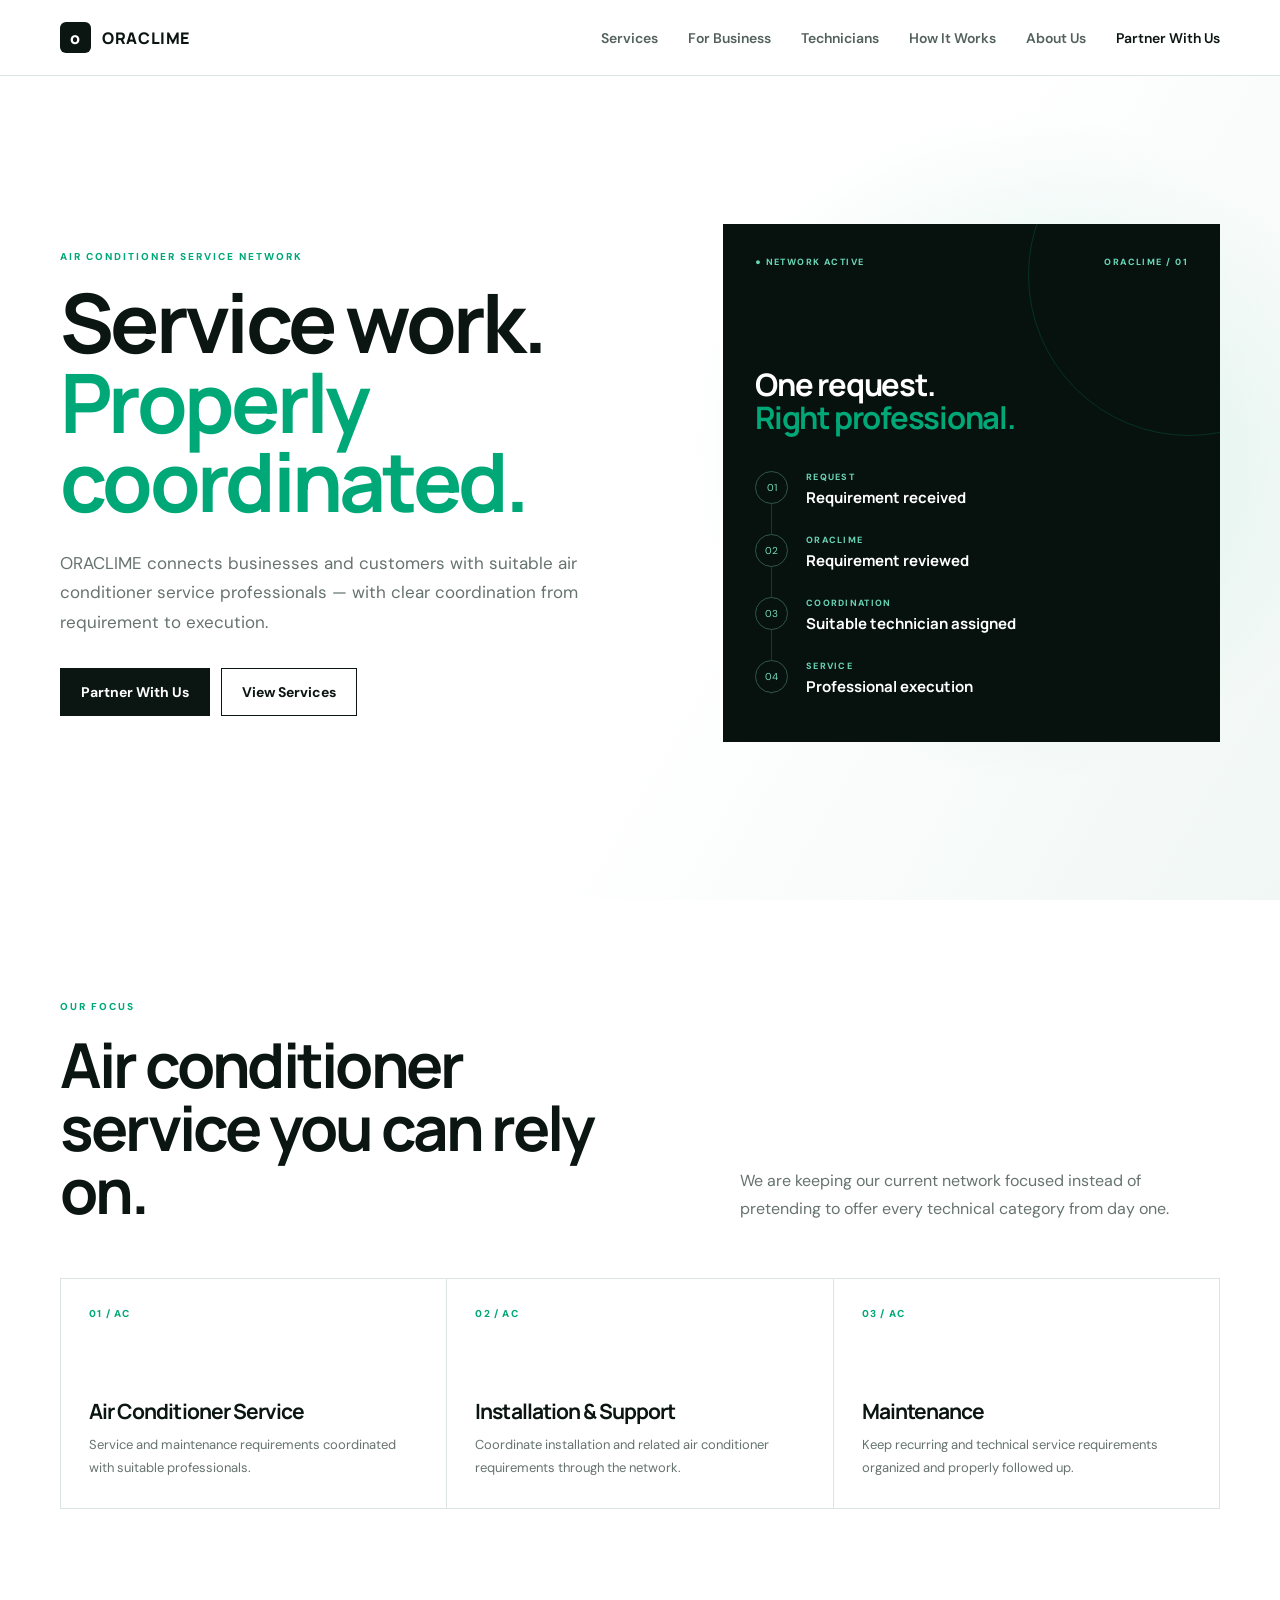
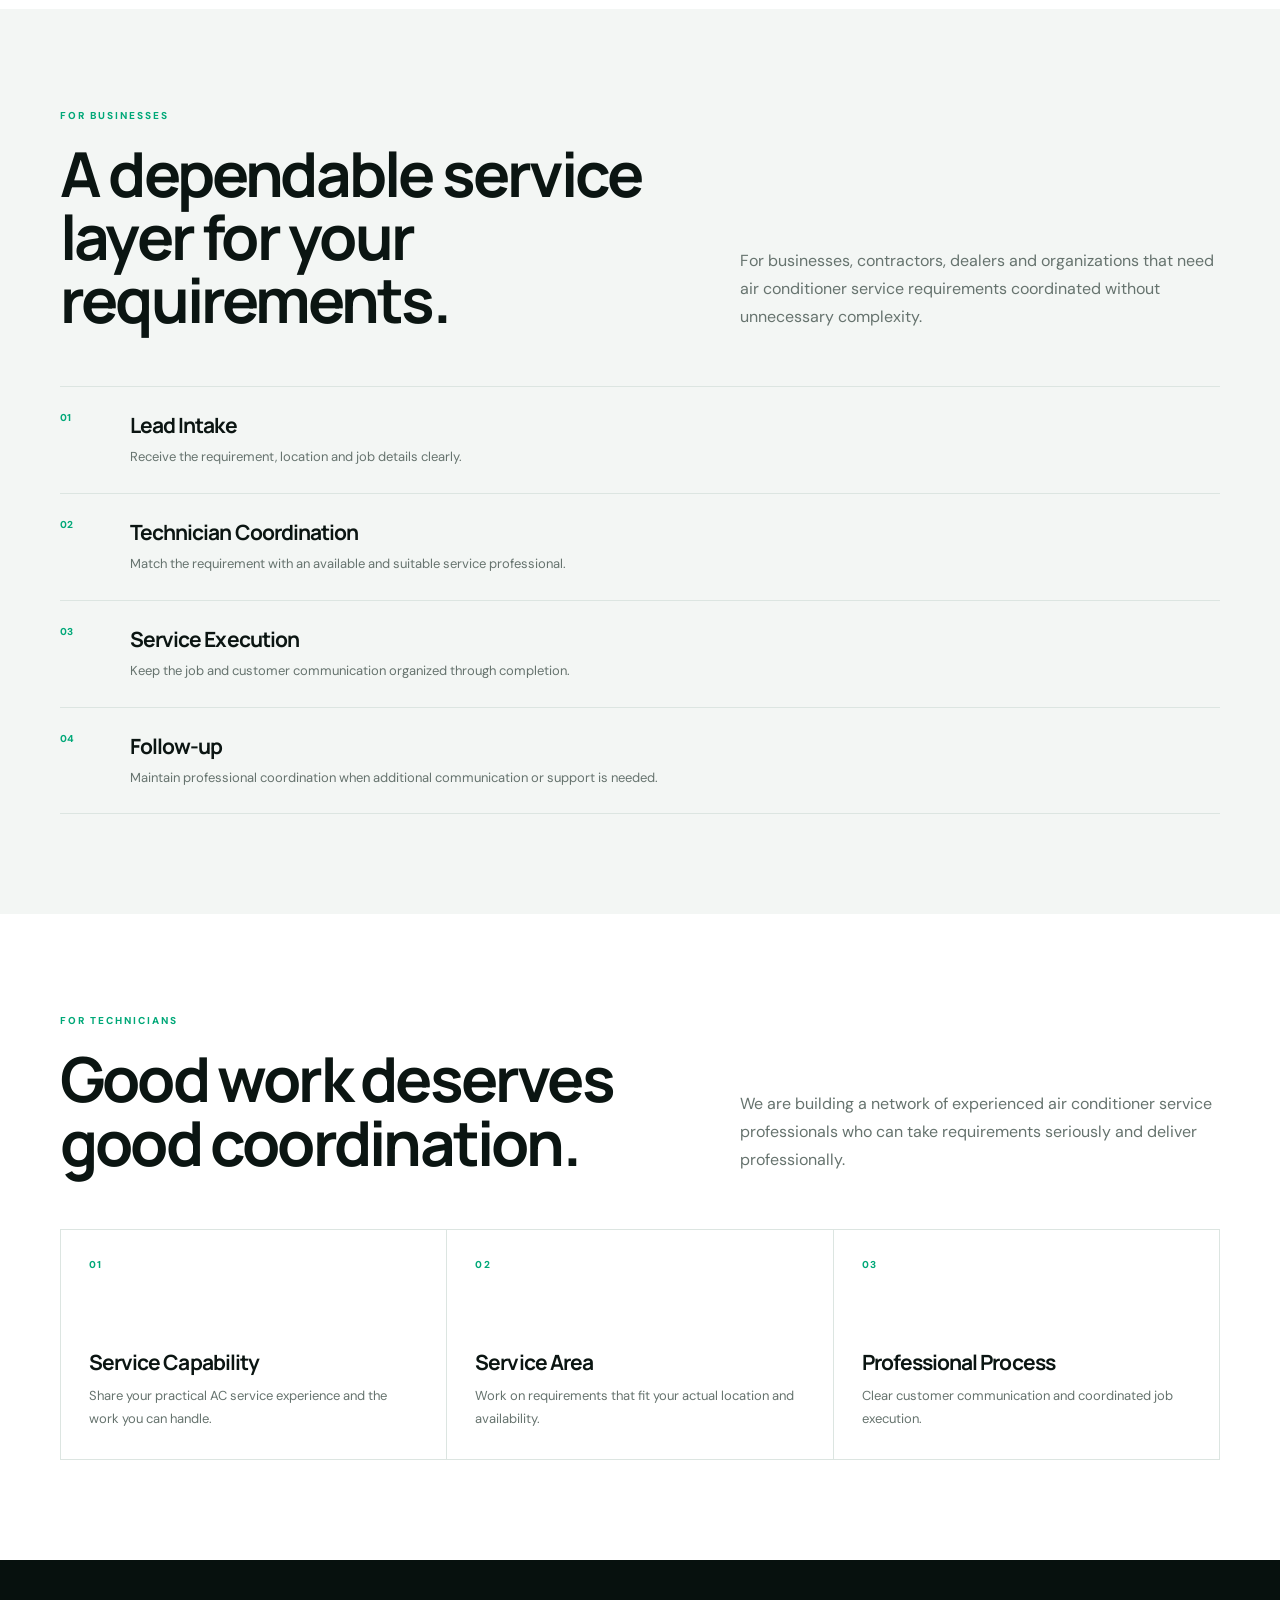
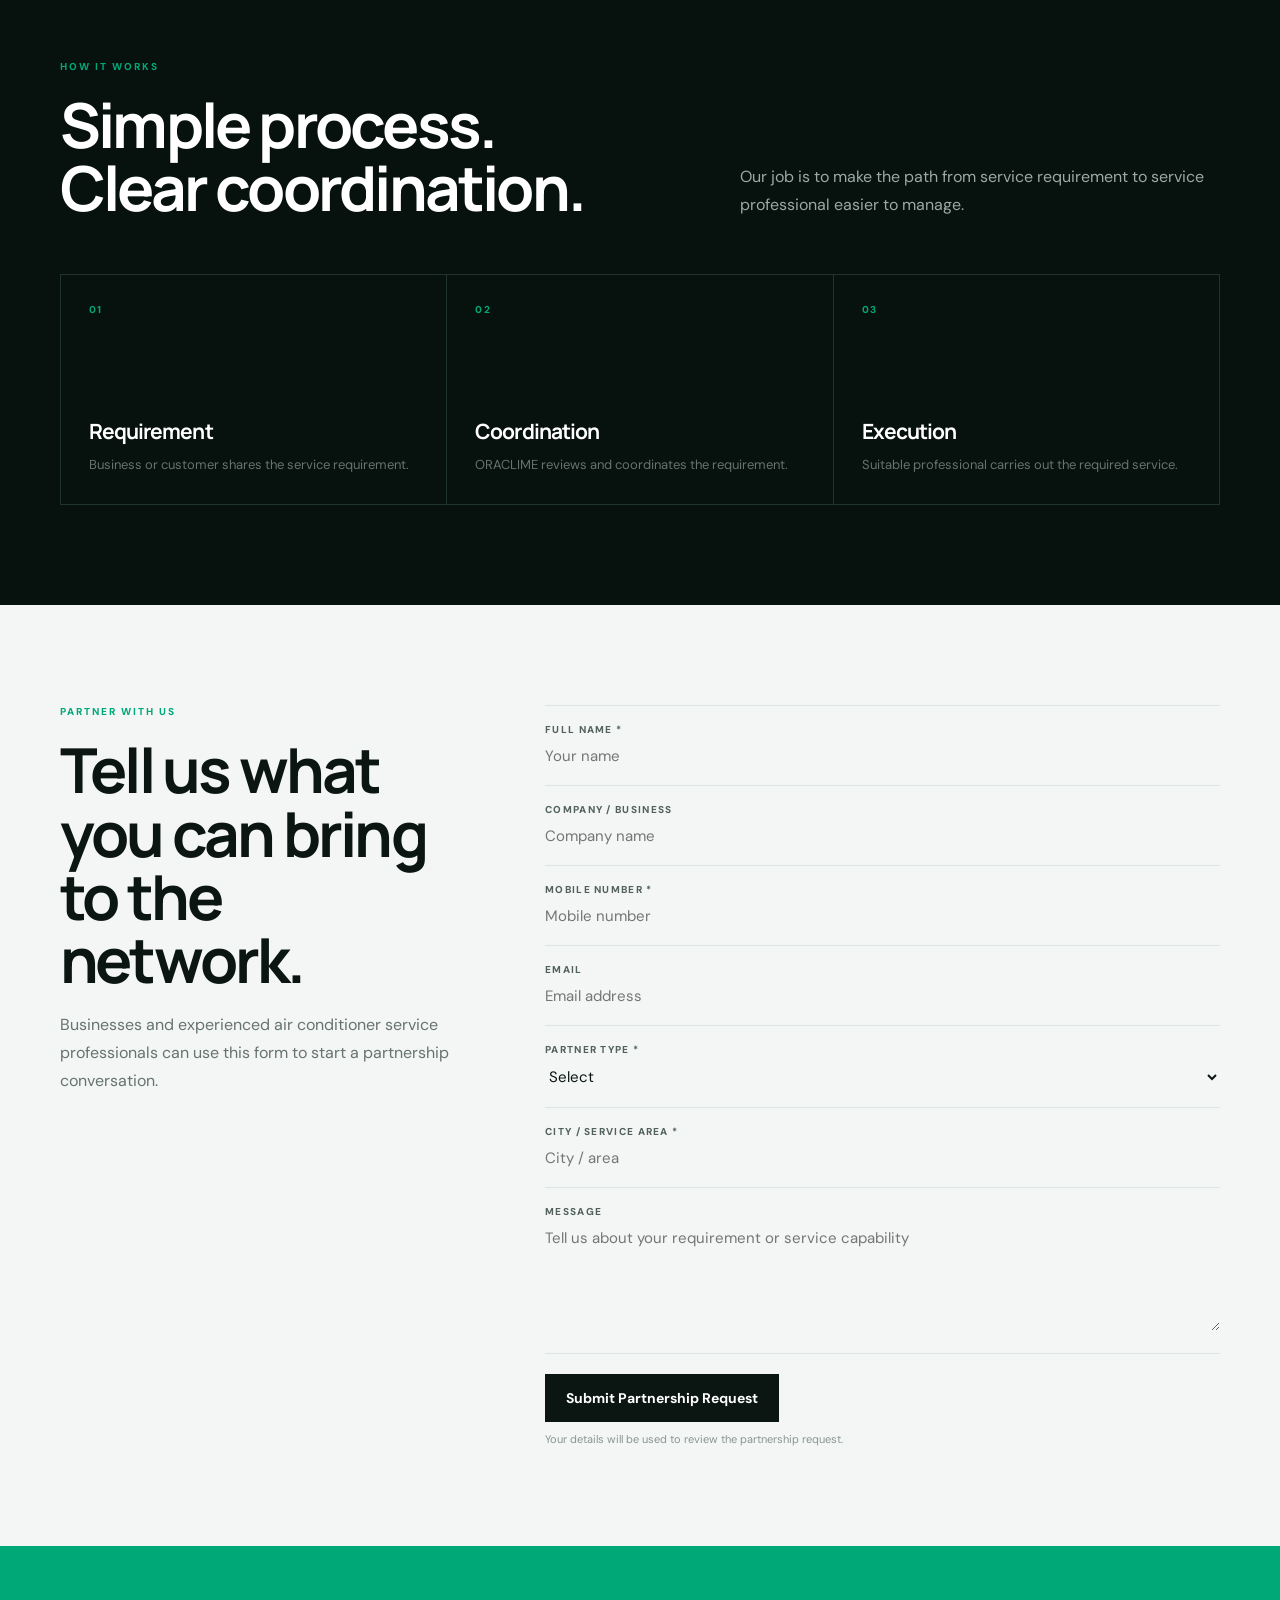
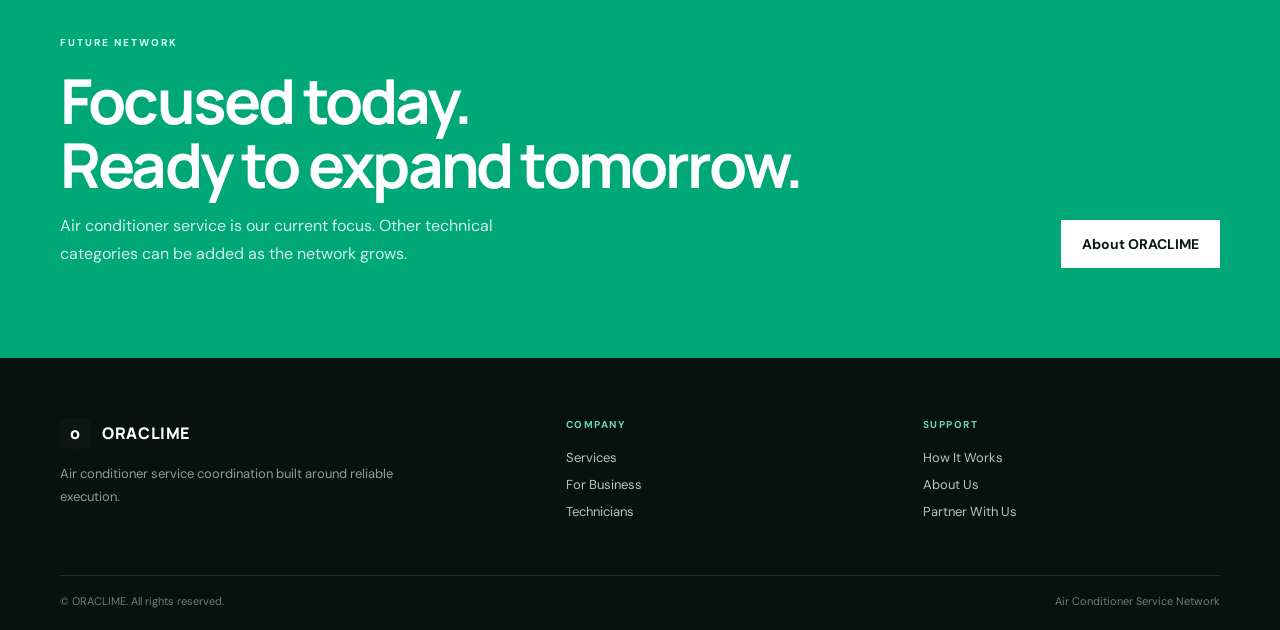
<file: index.html>
<!doctype html>
<html lang="en">
<head>
<meta charset="utf-8"><meta name="viewport" content="width=device-width,initial-scale=1">
<title>ORACLIME | Air Conditioner Service Network</title>
<meta name="description" content="ORACLIME coordinates air conditioner service requirements with suitable service professionals.">
<link rel="icon" type="image/svg+xml" href="favicon.svg"><link rel="stylesheet" href="style.css">
</head>
<body>
<header class="header"><nav class="nav container">
<a class="logo" href="index.html"><span class="logo-mark">o</span>ORACLIME</a>
<button class="menu" onclick="toggleMenu()">☰</button>
<div class="links" id="links"><a href="#services">Services</a><a href="#business">For Business</a><a href="#technicians">Technicians</a><a href="#how">How It Works</a><a href="about.html">About Us</a><a class="active" href="#partner">Partner With Us</a></div>
</nav></header>

<main>
<section class="hero"><div class="container hero-grid">
<div><div class="eyebrow">Air Conditioner Service Network</div><h1>Service work.<br><span class="accent">Properly coordinated.</span></h1>
<p>ORACLIME connects businesses and customers with suitable air conditioner service professionals — with clear coordination from requirement to execution.</p>
<div class="actions"><a class="btn primary" href="#partner">Partner With Us</a><a class="btn" href="#services">View Services</a></div></div>
<div class="panel"><div class="panel-top"><span>● NETWORK ACTIVE</span><span>ORACLIME / 01</span></div>
<div class="panel-title">One request.<br><span class="accent">Right professional.</span></div>
<div class="flow">
<div class="row"><span class="num">01</span><div><div class="label">REQUEST</div><div class="text">Requirement received</div></div></div>
<div class="row"><span class="num">02</span><div><div class="label">ORACLIME</div><div class="text">Requirement reviewed</div></div></div>
<div class="row"><span class="num">03</span><div><div class="label">COORDINATION</div><div class="text">Suitable technician assigned</div></div></div>
<div class="row"><span class="num">04</span><div><div class="label">SERVICE</div><div class="text">Professional execution</div></div></div>
</div></div>
</div></section>

<section class="section" id="services"><div class="container">
<div class="head"><div><div class="eyebrow">Our Focus</div><h2>Air conditioner service you can rely on.</h2></div><p>We are keeping our current network focused instead of pretending to offer every technical category from day one.</p></div>
<div class="grid3">
<div class="card"><span class="no">01 / AC</span><div><h3>Air Conditioner Service</h3><p>Service and maintenance requirements coordinated with suitable professionals.</p></div></div>
<div class="card"><span class="no">02 / AC</span><div><h3>Installation & Support</h3><p>Coordinate installation and related air conditioner requirements through the network.</p></div></div>
<div class="card"><span class="no">03 / AC</span><div><h3>Maintenance</h3><p>Keep recurring and technical service requirements organized and properly followed up.</p></div></div>
</div></div></section>

<section class="section soft" id="business"><div class="container">
<div class="head"><div><div class="eyebrow">For Businesses</div><h2>A dependable service layer for your requirements.</h2></div><p>For businesses, contractors, dealers and organizations that need air conditioner service requirements coordinated without unnecessary complexity.</p></div>
<div class="list">
<div class="item"><span class="no">01</span><div><h3>Lead Intake</h3><p>Receive the requirement, location and job details clearly.</p></div></div>
<div class="item"><span class="no">02</span><div><h3>Technician Coordination</h3><p>Match the requirement with an available and suitable service professional.</p></div></div>
<div class="item"><span class="no">03</span><div><h3>Service Execution</h3><p>Keep the job and customer communication organized through completion.</p></div></div>
<div class="item"><span class="no">04</span><div><h3>Follow-up</h3><p>Maintain professional coordination when additional communication or support is needed.</p></div></div>
</div></div></section>

<section class="section" id="technicians"><div class="container">
<div class="head"><div><div class="eyebrow">For Technicians</div><h2>Good work deserves good coordination.</h2></div><p>We are building a network of experienced air conditioner service professionals who can take requirements seriously and deliver professionally.</p></div>
<div class="grid3">
<div class="card"><span class="no">01</span><div><h3>Service Capability</h3><p>Share your practical AC service experience and the work you can handle.</p></div></div>
<div class="card"><span class="no">02</span><div><h3>Service Area</h3><p>Work on requirements that fit your actual location and availability.</p></div></div>
<div class="card"><span class="no">03</span><div><h3>Professional Process</h3><p>Clear customer communication and coordinated job execution.</p></div></div>
</div></div></section>

<section class="section dark" id="how"><div class="container">
<div class="head"><div><div class="eyebrow">How It Works</div><h2>Simple process.<br>Clear coordination.</h2></div><p>Our job is to make the path from service requirement to service professional easier to manage.</p></div>
<div class="grid3" style="border-color:var(--darkline)">
<div class="card" style="border-color:var(--darkline)"><span class="no">01</span><div><h3>Requirement</h3><p>Business or customer shares the service requirement.</p></div></div>
<div class="card" style="border-color:var(--darkline)"><span class="no">02</span><div><h3>Coordination</h3><p>ORACLIME reviews and coordinates the requirement.</p></div></div>
<div class="card" style="border-color:var(--darkline)"><span class="no">03</span><div><h3>Execution</h3><p>Suitable professional carries out the required service.</p></div></div>
</div></div></section>

<section class="section soft" id="partner"><div class="container form-grid">
<div><div class="eyebrow">Partner With Us</div><h2>Tell us what you can bring to the network.</h2><p style="margin-top:20px">Businesses and experienced air conditioner service professionals can use this form to start a partnership conversation.</p></div>
<form class="form" id="partnerForm">
<div class="field"><label>Full Name *</label><input name="name" required placeholder="Your name"></div>
<div class="field"><label>Company / Business</label><input name="company" placeholder="Company name"></div>
<div class="field"><label>Mobile Number *</label><input name="phone" type="tel" required placeholder="Mobile number"></div>
<div class="field"><label>Email</label><input name="email" type="email" placeholder="Email address"></div>
<div class="field"><label>Partner Type *</label><select name="partner_type" required><option value="">Select</option><option>Business / Company</option><option>AC Service Professional</option><option>Service Partner</option></select></div>
<div class="field"><label>City / Service Area *</label><input name="city" required placeholder="City / area"></div>
<div class="field"><label>Message</label><textarea name="message" placeholder="Tell us about your requirement or service capability"></textarea></div>
<div class="form-actions"><button class="btn primary" type="submit">Submit Partnership Request</button><div class="form-note">Your details will be used to review the partnership request.</div><div class="success" id="success">Request submitted successfully.</div></div>
</form></div></section>

<section class="cta"><div class="container cta-grid"><div><div class="eyebrow" style="color:#d5fff2">Future Network</div><h2>Focused today.<br>Ready to expand tomorrow.</h2><p>Air conditioner service is our current focus. Other technical categories can be added as the network grows.</p></div><a class="btn primary" href="about.html">About ORACLIME</a></div></section>
</main>

<footer class="footer"><div class="container"><div class="footer-grid">
<div><a class="logo" href="index.html"><span class="logo-mark">o</span>ORACLIME</a><p>Air conditioner service coordination built around reliable execution.</p></div>
<div><div class="footer-title">COMPANY</div><div class="footer-links"><a href="#services">Services</a><a href="#business">For Business</a><a href="#technicians">Technicians</a></div></div>
<div><div class="footer-title">SUPPORT</div><div class="footer-links"><a href="#how">How It Works</a><a href="about.html">About Us</a><a href="#partner">Partner With Us</a></div></div>
</div><div class="bottom"><span>© ORACLIME. All rights reserved.</span><span>Air Conditioner Service Network</span></div></div></footer>

<script>
function toggleMenu(){document.getElementById('links').classList.toggle('open')}
document.querySelectorAll('.links a').forEach(a=>a.addEventListener('click',()=>document.getElementById('links').classList.remove('open')));
const SCRIPT_URL=''; // Paste your Google Apps Script Web App URL here when ready.
document.getElementById('partnerForm').addEventListener('submit',async function(e){
 e.preventDefault();
 const success=document.getElementById('success');
 if(!SCRIPT_URL){success.textContent='Form is ready. Google Sheets connection will work after the Apps Script Web App URL is added.';success.style.display='block';return;}
 try{const data=Object.fromEntries(new FormData(this).entries());await fetch(SCRIPT_URL,{method:'POST',mode:'no-cors',body:JSON.stringify(data)});this.reset();success.textContent='Request submitted successfully.';success.style.display='block';}
 catch(err){success.textContent='Could not submit right now. Please try again.';success.style.display='block';}
});
</script>
</body></html>
</file>
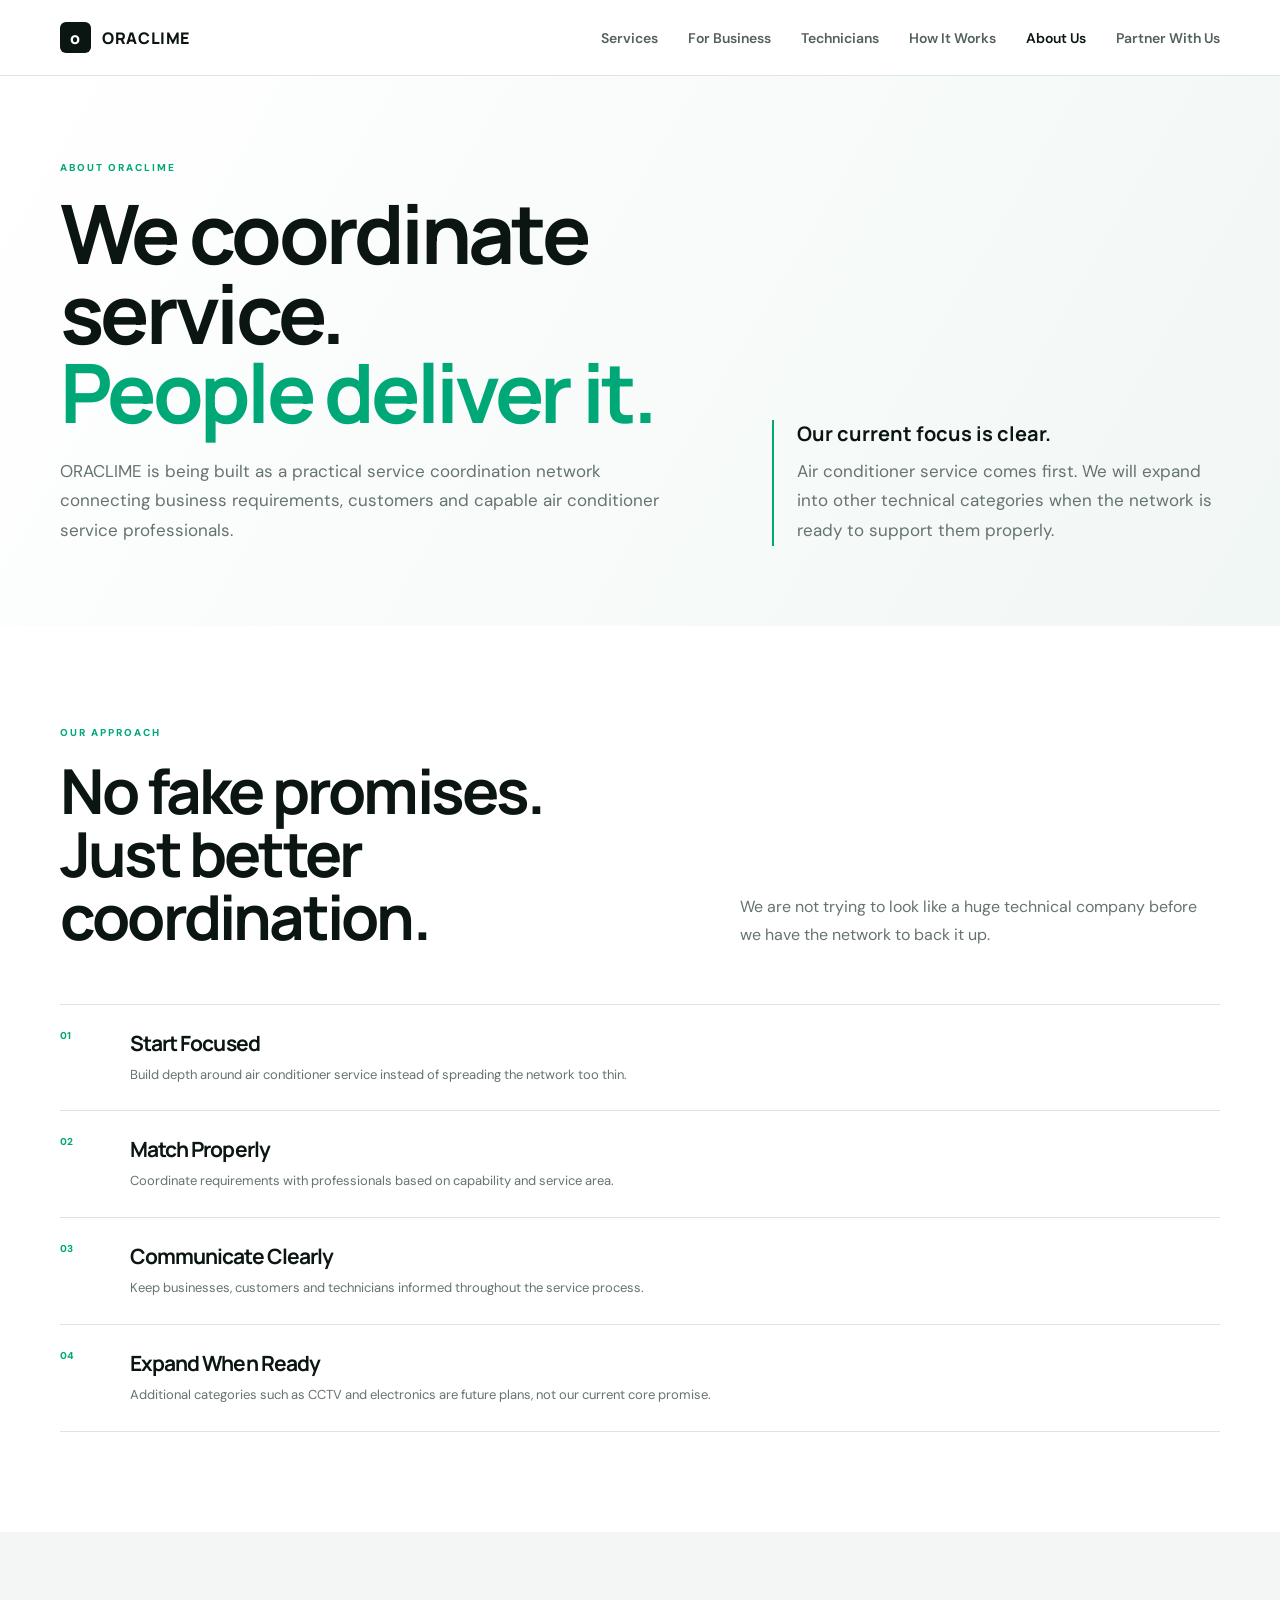
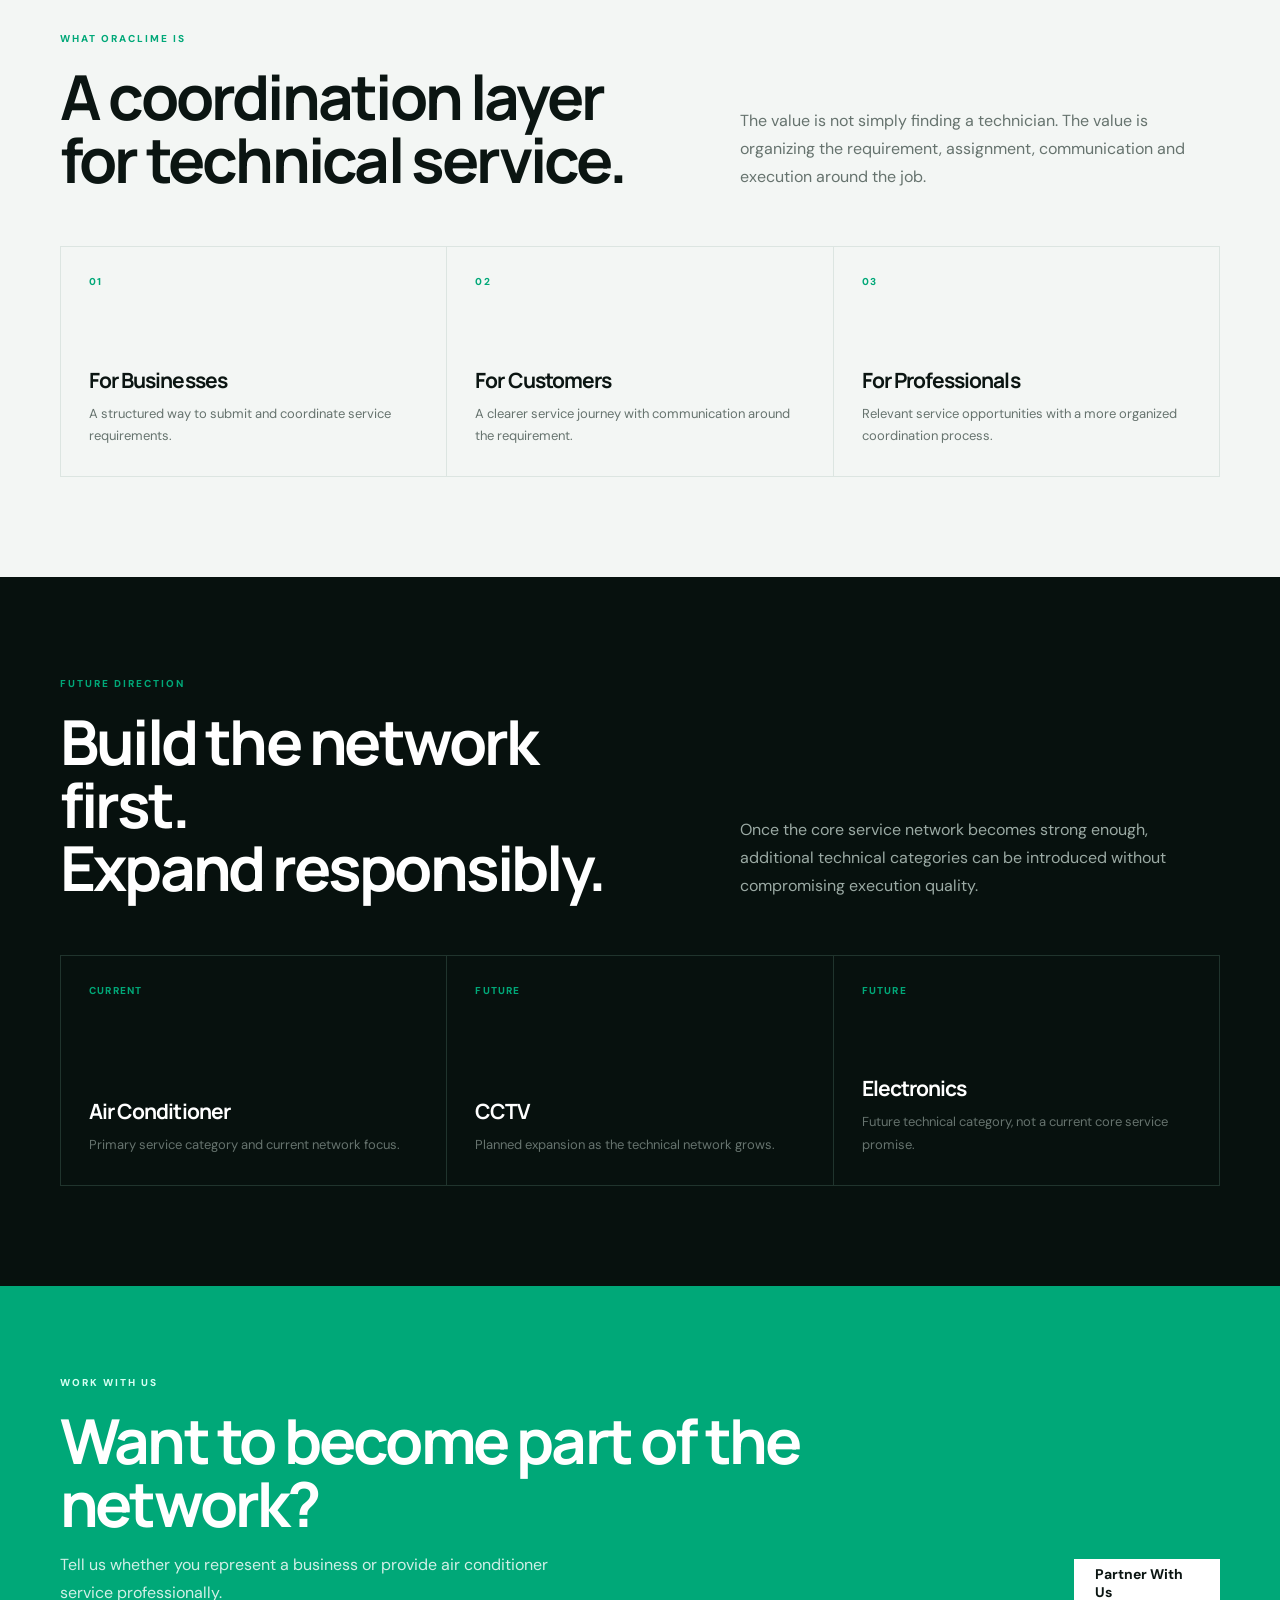
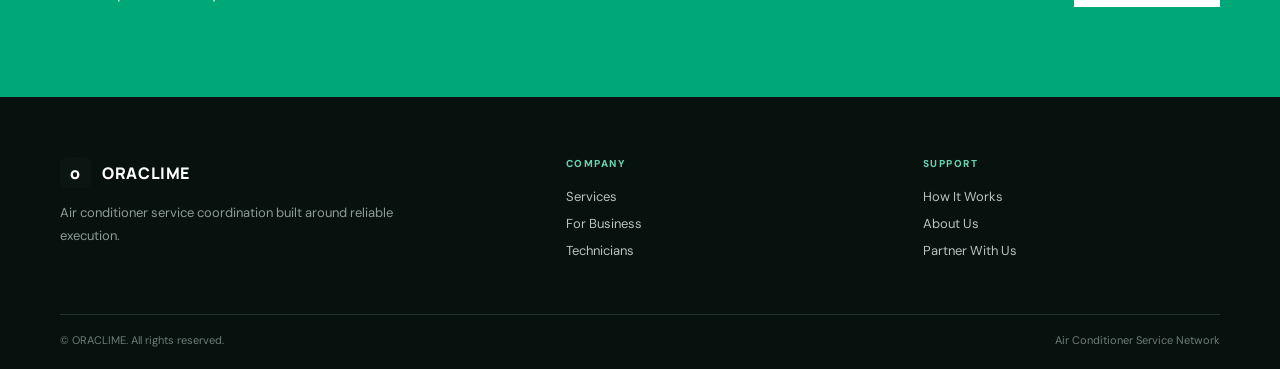
<file: about.html>
<!doctype html>
<html lang="en">
<head>
<meta charset="utf-8"><meta name="viewport" content="width=device-width,initial-scale=1">
<title>About ORACLIME | Technical Service Coordination</title>
<meta name="description" content="About ORACLIME and its technical service coordination model.">
<link rel="icon" type="image/svg+xml" href="favicon.svg"><link rel="stylesheet" href="style.css">
</head>
<body>
<header class="header"><nav class="nav container">
<a class="logo" href="index.html"><span class="logo-mark">o</span>ORACLIME</a>
<button class="menu" onclick="toggleMenu()">☰</button>
<div class="links" id="links"><a href="index.html#services">Services</a><a href="index.html#business">For Business</a><a href="index.html#technicians">Technicians</a><a href="index.html#how">How It Works</a><a class="active" href="about.html">About Us</a><a href="index.html#partner">Partner With Us</a></div>
</nav></header>

<main>
<section class="page-hero"><div class="container page-grid">
<div><div class="eyebrow">About ORACLIME</div><h1>We coordinate service.<br><span class="accent">People deliver it.</span></h1><p>ORACLIME is being built as a practical service coordination network connecting business requirements, customers and capable air conditioner service professionals.</p></div>
<div class="note"><strong>Our current focus is clear.</strong><p style="margin-top:10px">Air conditioner service comes first. We will expand into other technical categories when the network is ready to support them properly.</p></div>
</div></section>

<section class="section"><div class="container">
<div class="head"><div><div class="eyebrow">Our Approach</div><h2>No fake promises.<br>Just better coordination.</h2></div><p>We are not trying to look like a huge technical company before we have the network to back it up.</p></div>
<div class="list">
<div class="item"><span class="no">01</span><div><h3>Start Focused</h3><p>Build depth around air conditioner service instead of spreading the network too thin.</p></div></div>
<div class="item"><span class="no">02</span><div><h3>Match Properly</h3><p>Coordinate requirements with professionals based on capability and service area.</p></div></div>
<div class="item"><span class="no">03</span><div><h3>Communicate Clearly</h3><p>Keep businesses, customers and technicians informed throughout the service process.</p></div></div>
<div class="item"><span class="no">04</span><div><h3>Expand When Ready</h3><p>Additional categories such as CCTV and electronics are future plans, not our current core promise.</p></div></div>
</div></div></section>

<section class="section soft"><div class="container">
<div class="head"><div><div class="eyebrow">What ORACLIME Is</div><h2>A coordination layer for technical service.</h2></div><p>The value is not simply finding a technician. The value is organizing the requirement, assignment, communication and execution around the job.</p></div>
<div class="grid3">
<div class="card"><span class="no">01</span><div><h3>For Businesses</h3><p>A structured way to submit and coordinate service requirements.</p></div></div>
<div class="card"><span class="no">02</span><div><h3>For Customers</h3><p>A clearer service journey with communication around the requirement.</p></div></div>
<div class="card"><span class="no">03</span><div><h3>For Professionals</h3><p>Relevant service opportunities with a more organized coordination process.</p></div></div>
</div></div></section>

<section class="section dark"><div class="container">
<div class="head"><div><div class="eyebrow">Future Direction</div><h2>Build the network first.<br>Expand responsibly.</h2></div><p>Once the core service network becomes strong enough, additional technical categories can be introduced without compromising execution quality.</p></div>
<div class="grid3" style="border-color:var(--darkline)">
<div class="card" style="border-color:var(--darkline)"><span class="no">CURRENT</span><div><h3>Air Conditioner</h3><p>Primary service category and current network focus.</p></div></div>
<div class="card" style="border-color:var(--darkline)"><span class="no">FUTURE</span><div><h3>CCTV</h3><p>Planned expansion as the technical network grows.</p></div></div>
<div class="card" style="border-color:var(--darkline)"><span class="no">FUTURE</span><div><h3>Electronics</h3><p>Future technical category, not a current core service promise.</p></div></div>
</div></div></section>

<section class="cta"><div class="container cta-grid"><div><div class="eyebrow" style="color:#d5fff2">Work With Us</div><h2>Want to become part of the network?</h2><p>Tell us whether you represent a business or provide air conditioner service professionally.</p></div><a class="btn primary" href="index.html#partner">Partner With Us</a></div></section>
</main>
<footer class="footer"><div class="container"><div class="footer-grid"><div><a class="logo" href="index.html"><span class="logo-mark">o</span>ORACLIME</a><p>Air conditioner service coordination built around reliable execution.</p></div><div><div class="footer-title">COMPANY</div><div class="footer-links"><a href="index.html#services">Services</a><a href="index.html#business">For Business</a><a href="index.html#technicians">Technicians</a></div></div><div><div class="footer-title">SUPPORT</div><div class="footer-links"><a href="index.html#how">How It Works</a><a href="about.html">About Us</a><a href="index.html#partner">Partner With Us</a></div></div></div><div class="bottom"><span>© ORACLIME. All rights reserved.</span><span>Air Conditioner Service Network</span></div></div></footer>
<script>function toggleMenu(){document.getElementById('links').classList.toggle('open')}document.querySelectorAll('.links a').forEach(a=>a.addEventListener('click',()=>document.getElementById('links').classList.remove('open')));</script>
</body></html>
</file>
<file: style.css>
@import url('https://fonts.googleapis.com/css2?family=DM+Sans:wght@400;500;600;700&family=Manrope:wght@600;700;800&display=swap');

:root{
  --ink:#0b1512; --ink2:#14201c; --green:#00a878; --green2:#087d60;
  --muted:#66736e; --line:#dce5e1; --soft:#f3f6f4; --dark:#07110e;
  --darkline:#20342d; --max:1160px;
}
*{box-sizing:border-box}
html{scroll-behavior:smooth}
body{margin:0;color:var(--ink);background:#fff;font-family:"DM Sans",sans-serif}
a{text-decoration:none;color:inherit}
button,input,select,textarea{font:inherit}
.container{width:min(var(--max),calc(100% - 40px));margin:auto}
h1,h2,h3{font-family:"Manrope",sans-serif;letter-spacing:-.045em;margin:0}
h1{font-size:clamp(48px,7vw,82px);line-height:.97}
h2{font-size:clamp(38px,5.2vw,62px);line-height:1.02}
h3{font-size:21px}
p{margin:0;color:var(--muted);line-height:1.75}
.eyebrow{font-size:10px;letter-spacing:.2em;font-weight:800;color:var(--green);margin-bottom:20px;text-transform:uppercase}
.accent{color:var(--green)}
.header{height:76px;border-bottom:1px solid var(--line);position:sticky;top:0;z-index:20;background:rgba(255,255,255,.94);backdrop-filter:blur(12px)}
.nav{height:100%;display:flex;align-items:center;justify-content:space-between}
.logo{display:flex;align-items:center;gap:11px;font:800 16px "Manrope";letter-spacing:.04em}
.logo-mark{width:31px;height:31px;border-radius:6px;background:var(--ink);color:#fff;display:grid;place-items:center}
.links{display:flex;gap:30px;align-items:center;font-size:14px;font-weight:600;color:#53615c}
.links a:hover,.links a.active{color:var(--ink)}
.menu{display:none;border:0;background:none;font-size:24px}
.hero{min-height:calc(100vh - 76px);padding:75px 0 85px;display:grid;align-items:center;background:radial-gradient(circle at 80% 45%,rgba(0,168,120,.13),transparent 30%),linear-gradient(120deg,#fff 0%,#fff 58%,#f0f7f4 100%)}
.hero-grid{display:grid;grid-template-columns:1.08fr .92fr;gap:80px;align-items:center}
.hero p{font-size:17px;max-width:650px;margin:27px 0 30px}
.actions{display:flex;gap:11px;flex-wrap:wrap}
.btn{min-height:48px;padding:0 20px;border:1px solid var(--ink);display:inline-flex;align-items:center;justify-content:center;font-size:14px;font-weight:700;cursor:pointer}
.btn.primary{background:var(--ink);color:#fff}.btn.primary:hover{background:var(--green);border-color:var(--green)}
.btn:hover{background:var(--soft)}
.panel{background:var(--dark);color:#fff;min-height:455px;padding:32px;position:relative;overflow:hidden}
.panel:after{content:"";position:absolute;width:320px;height:320px;border:1px solid rgba(0,168,120,.22);border-radius:50%;right:-130px;top:-110px}
.panel-top{display:flex;justify-content:space-between;font-size:9px;letter-spacing:.16em;font-weight:800;color:#69d6b5}
.panel-title{font:700 31px/1.05 "Manrope";letter-spacing:-.04em;margin-top:100px}
.flow{margin-top:25px;position:relative}.flow:before{content:"";position:absolute;left:16px;top:16px;bottom:16px;width:1px;background:var(--darkline)}
.row{display:grid;grid-template-columns:34px 1fr;gap:17px;padding:13px 0;position:relative}
.num{width:33px;height:33px;border:1px solid #31564b;border-radius:50%;display:grid;place-items:center;font-size:10px;color:#76ddbd;background:var(--dark)}
.label{font-size:9px;letter-spacing:.14em;color:#68d2b2;font-weight:800;margin-bottom:4px}.text{font:700 15px "Manrope"}
.section{padding:100px 0}.soft{background:var(--soft)}.dark{background:var(--dark);color:#fff}
.head{display:grid;grid-template-columns:1fr .8fr;gap:80px;align-items:end;margin-bottom:55px}
.head p{max-width:480px}
.grid3{display:grid;grid-template-columns:repeat(3,1fr);border-left:1px solid var(--line);border-top:1px solid var(--line)}
.card{padding:28px;min-height:230px;border-right:1px solid var(--line);border-bottom:1px solid var(--line);display:flex;flex-direction:column;justify-content:space-between}
.card .no{font-size:10px;color:var(--green);font-weight:800;letter-spacing:.12em}.card p{font-size:13px;margin-top:9px}
.list{border-top:1px solid var(--line)}.item{display:grid;grid-template-columns:50px 1fr;gap:20px;padding:24px 0;border-bottom:1px solid var(--line)}
.item .no{font-size:10px;color:var(--green);font-weight:800}.item p{font-size:13px;margin-top:7px}
.dark .list{border-color:var(--darkline)}.dark .item{border-color:var(--darkline)}.dark .item p{color:#9baaa4}
.dark .head p{color:#9baaa4}
.cta{padding:90px 0;background:var(--green);color:#fff}.cta-grid{display:flex;align-items:end;justify-content:space-between;gap:40px}.cta p{color:rgba(255,255,255,.82);max-width:500px;margin-top:16px}.cta .btn.primary{background:#fff;color:var(--ink);border-color:#fff}
.footer{background:var(--dark);color:#fff;padding:60px 0 22px}.footer-grid{display:grid;grid-template-columns:1.5fr 1fr 1fr;gap:60px;padding-bottom:55px}.footer p{font-size:13px;color:#8d9d96;max-width:350px;margin-top:14px}.footer-title{font-size:10px;color:#67d4b5;font-weight:800;letter-spacing:.15em;margin-bottom:18px}.footer-links{display:grid;gap:10px;font-size:13px;color:#b8c3be}.bottom{border-top:1px solid var(--darkline);padding-top:18px;color:#6e7e77;font-size:11px;display:flex;justify-content:space-between}
.page-hero{padding:85px 0 80px;background:linear-gradient(120deg,#fff,#f1f7f4)}.page-grid{display:grid;grid-template-columns:1fr .72fr;gap:90px;align-items:end}.page-hero p{font-size:17px;max-width:650px;margin-top:24px}
.note{border-left:2px solid var(--green);padding-left:23px}.note strong{font:700 20px "Manrope"}
.form-grid{display:grid;grid-template-columns:.75fr 1.25fr;gap:80px;align-items:start}.form{border-top:1px solid var(--line)}
.field{padding:17px 0;border-bottom:1px solid var(--line)}.field label{display:block;font-size:10px;letter-spacing:.13em;text-transform:uppercase;font-weight:800;color:#53615c;margin-bottom:8px}.field input,.field select,.field textarea{width:100%;border:0;outline:0;background:transparent;padding:2px 0;color:var(--ink);font-size:15px}.field textarea{min-height:105px;resize:vertical}.form-actions{padding-top:20px}.form-note{font-size:11px;color:#89958f;margin-top:10px}
.success{display:none;margin-top:15px;padding:13px 15px;background:#e8f6f1;color:#087d60;font-size:13px;font-weight:600}
@media(max-width:850px){
 .links{gap:17px}.hero-grid,.page-grid,.form-grid,.head{grid-template-columns:1fr;gap:40px}.hero{min-height:auto}.panel{min-height:420px}
 .grid3{grid-template-columns:1fr 1fr}.cta-grid{display:grid;grid-template-columns:1fr}.footer-grid{grid-template-columns:1fr 1fr}
}
@media(max-width:650px){
 .container{width:calc(100% - 32px)}.header{height:68px}.menu{display:block}.links{display:none;position:absolute;top:68px;left:0;right:0;background:#fff;border-bottom:1px solid var(--line);padding:12px 16px;flex-direction:column;align-items:stretch;gap:0}.links.open{display:flex}.links a{padding:12px 3px}
 h1{font-size:47px}.hero{padding:60px 0}.section{padding:72px 0}.page-hero{padding:65px 0}.panel{padding:25px}.panel-title{margin-top:80px}
 .grid3{grid-template-columns:1fr}.card{min-height:200px}.footer-grid{grid-template-columns:1fr;gap:32px}.bottom{display:grid;gap:8px}
}
</file>
